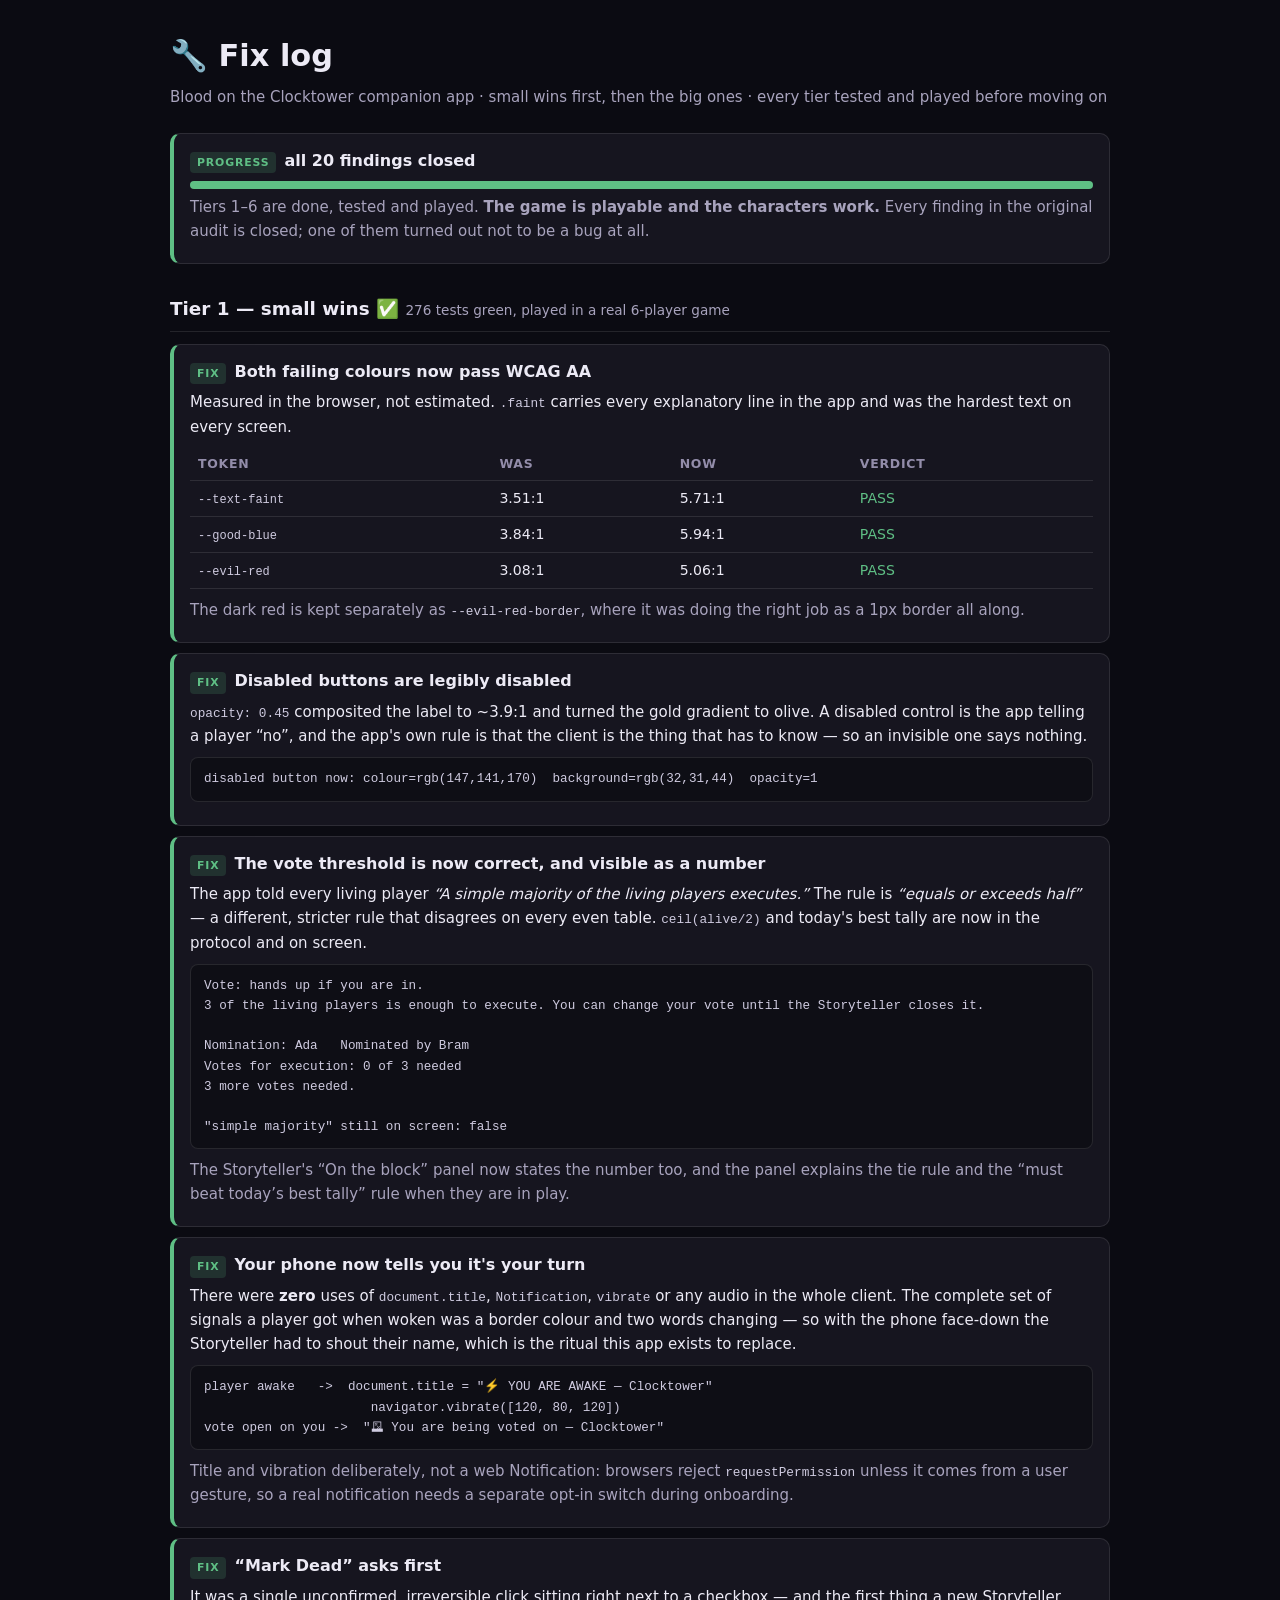
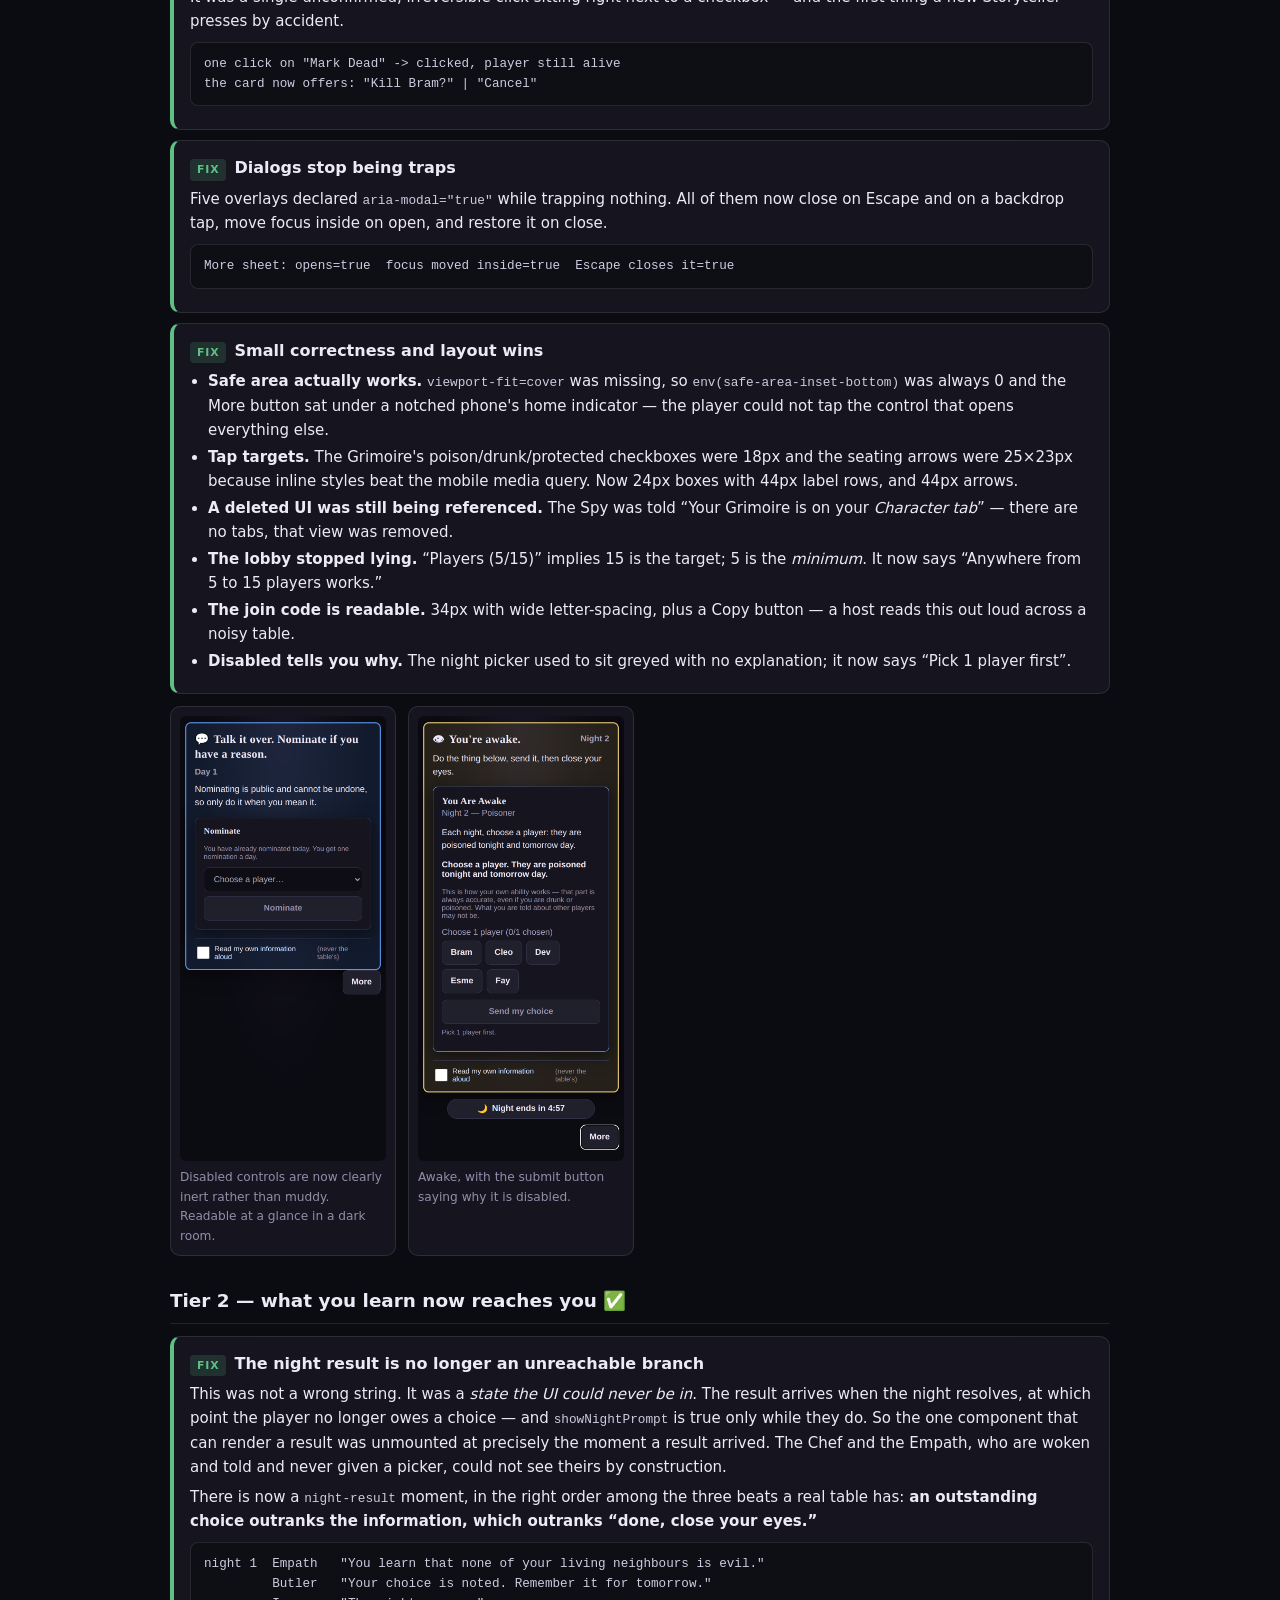
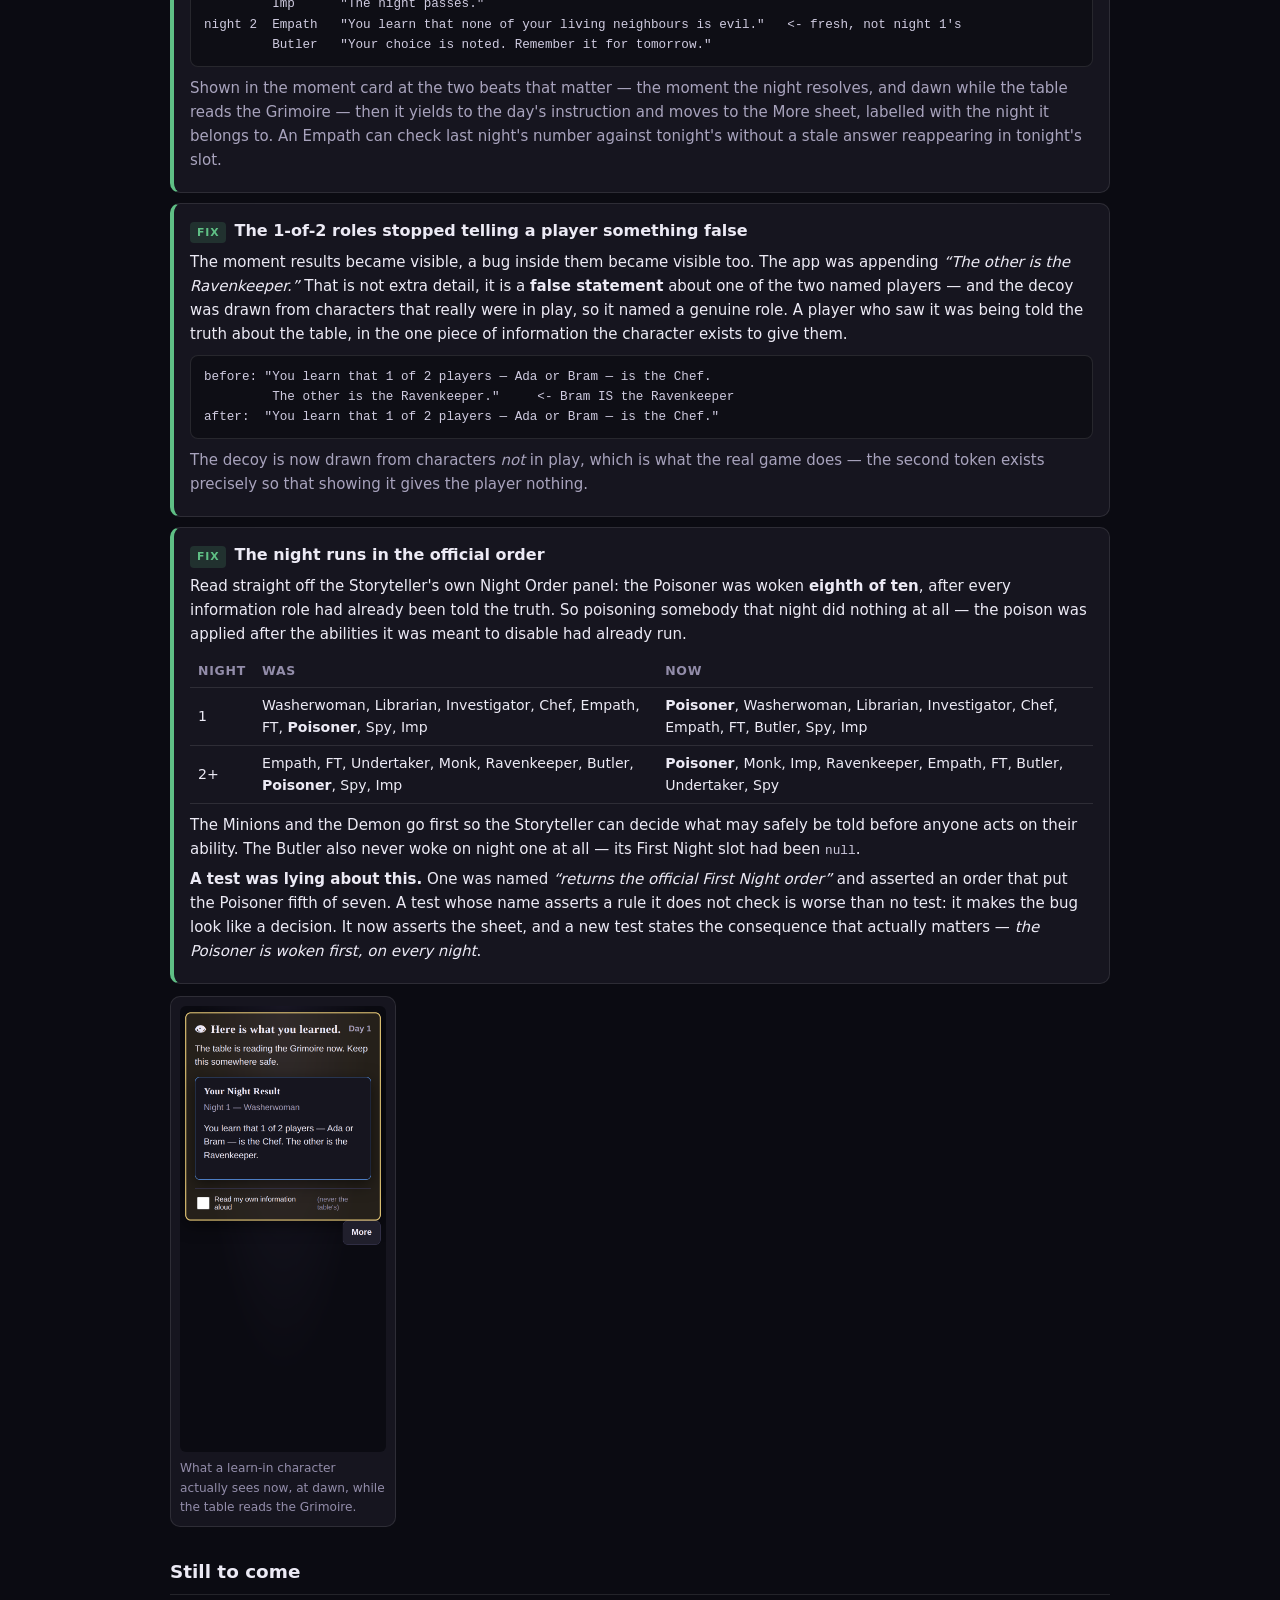
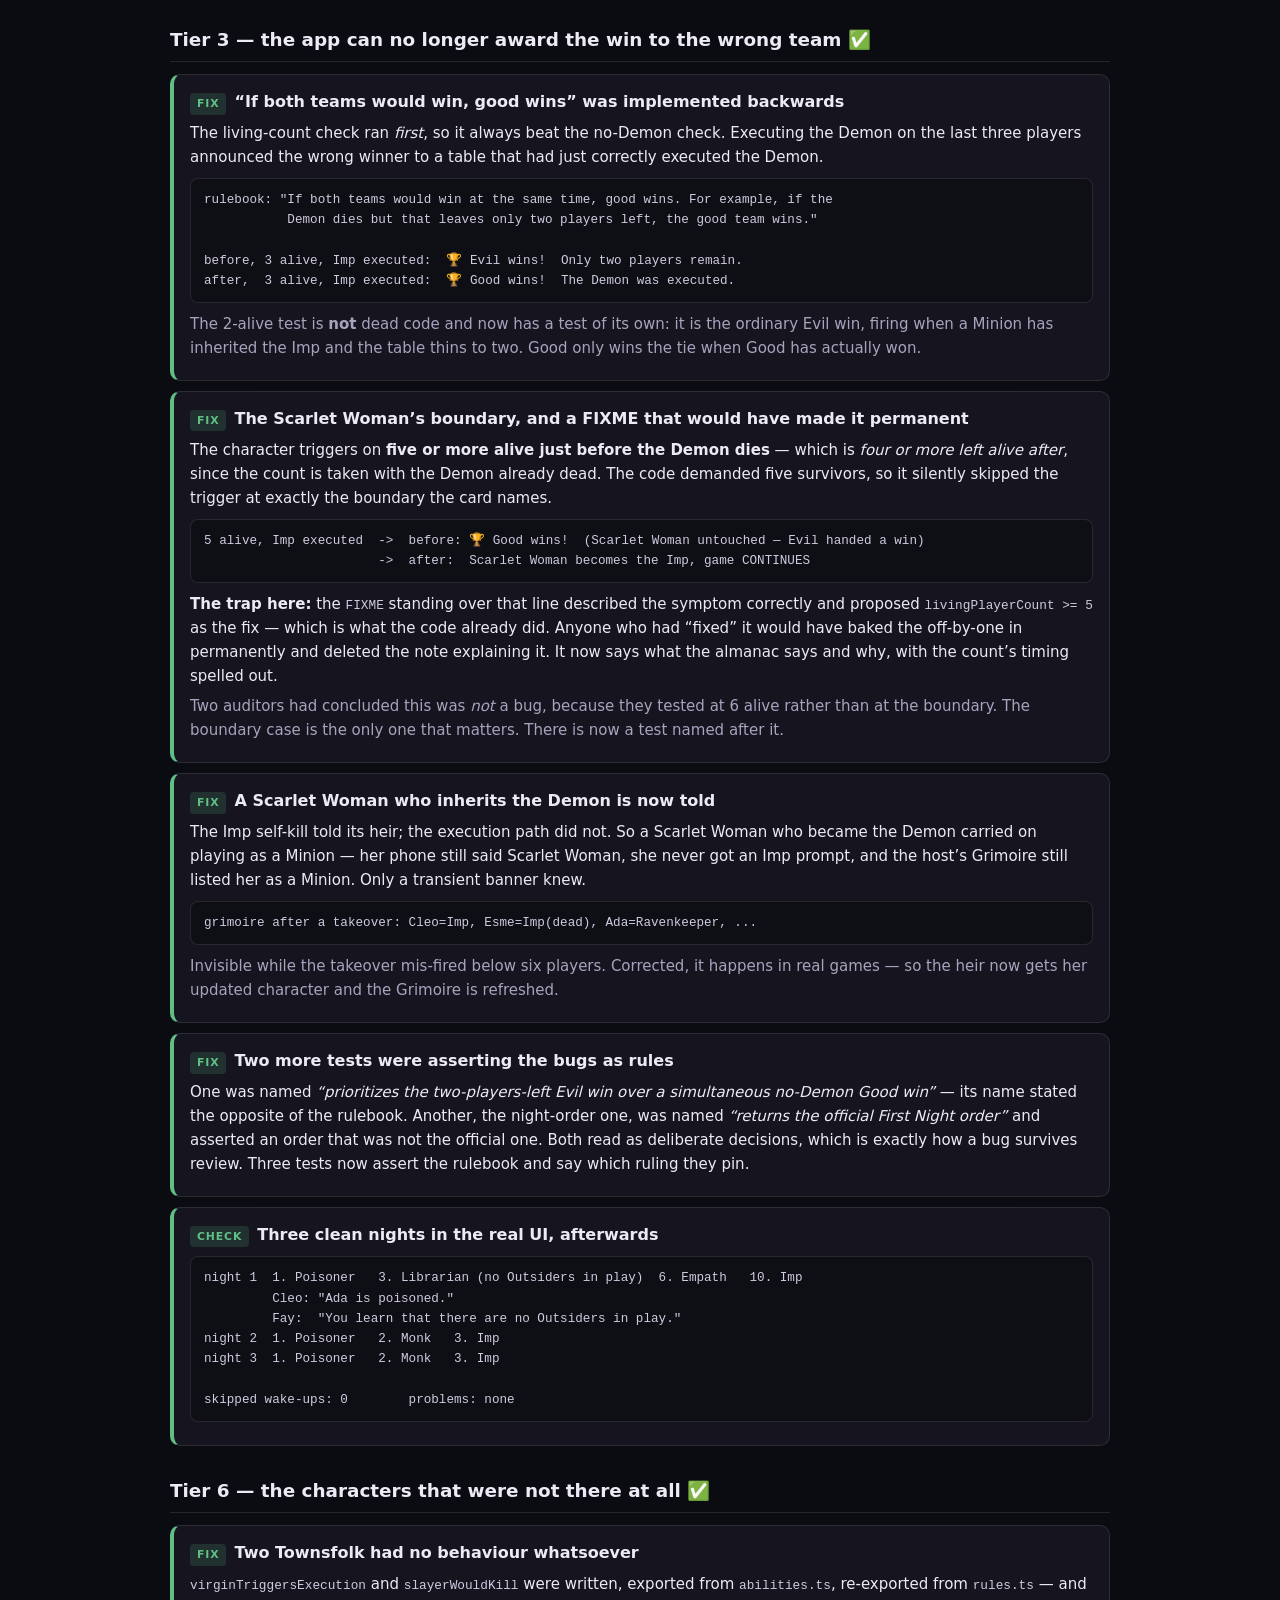
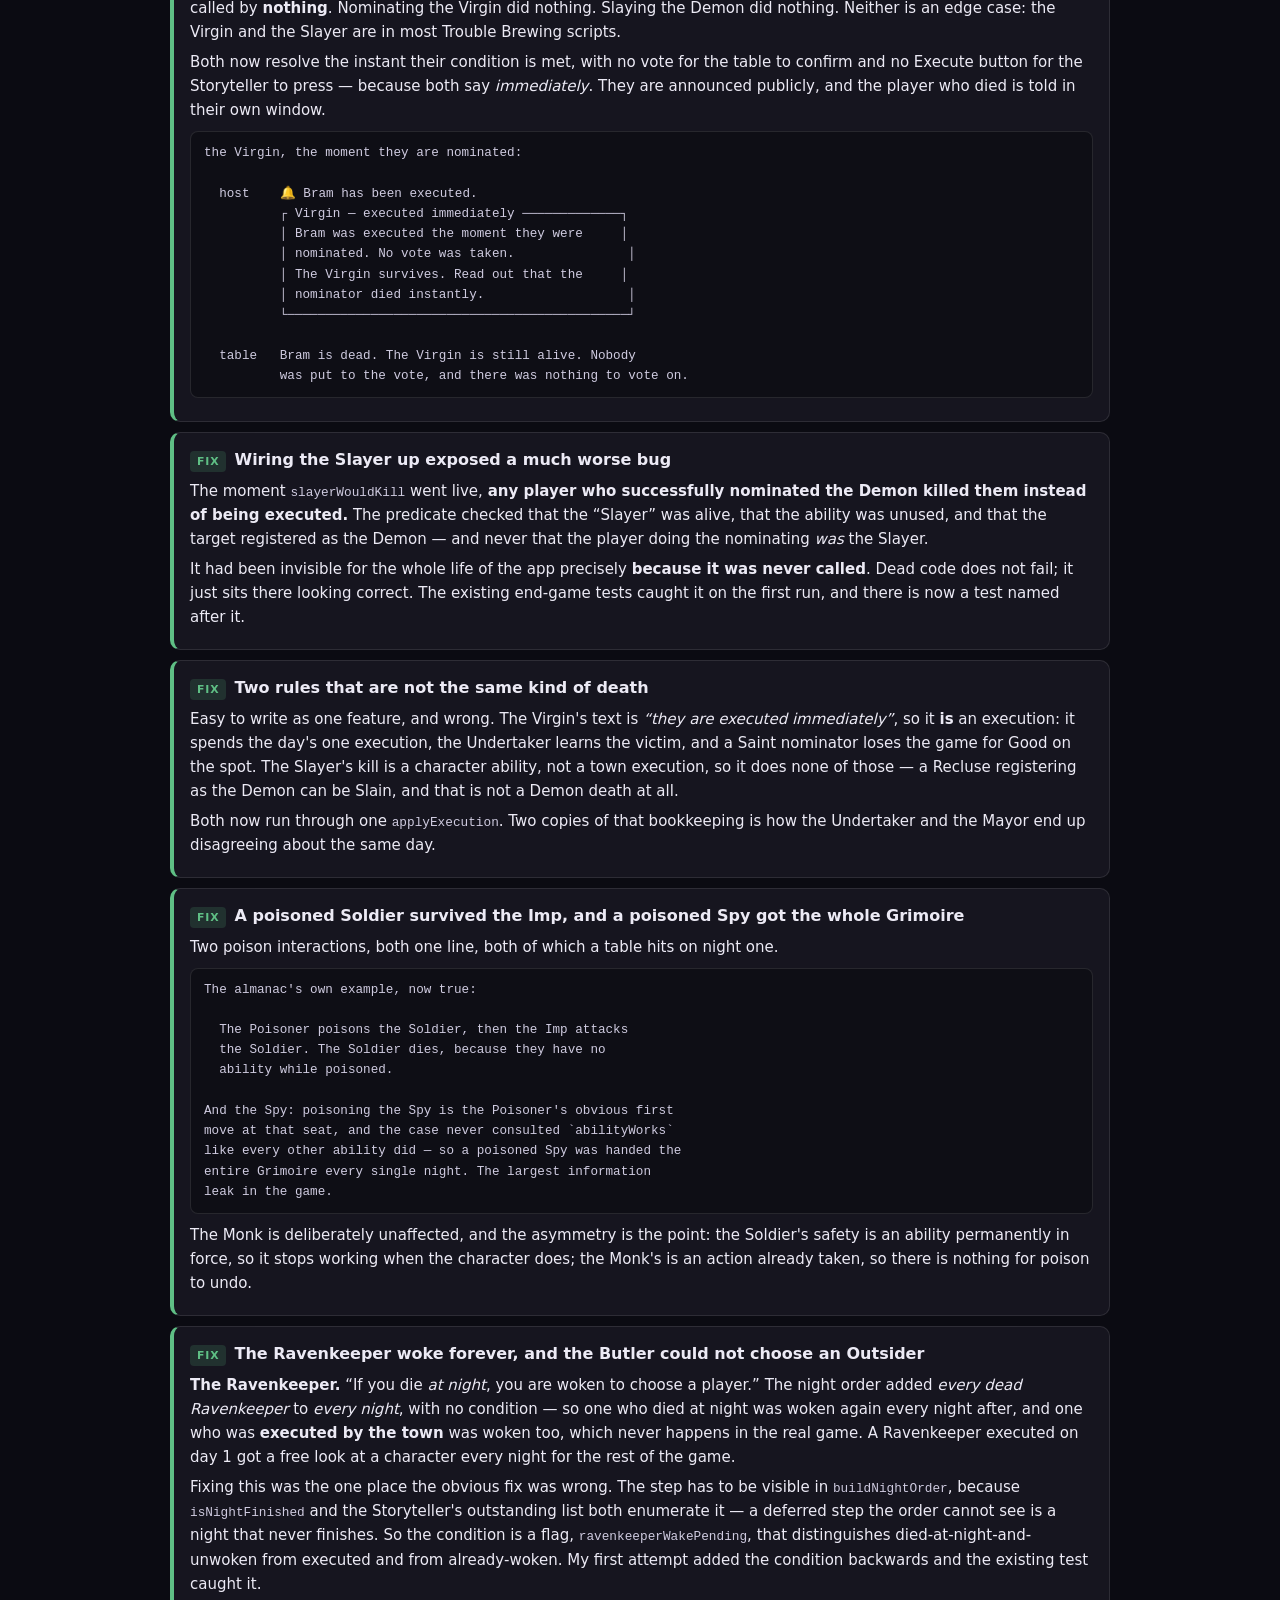
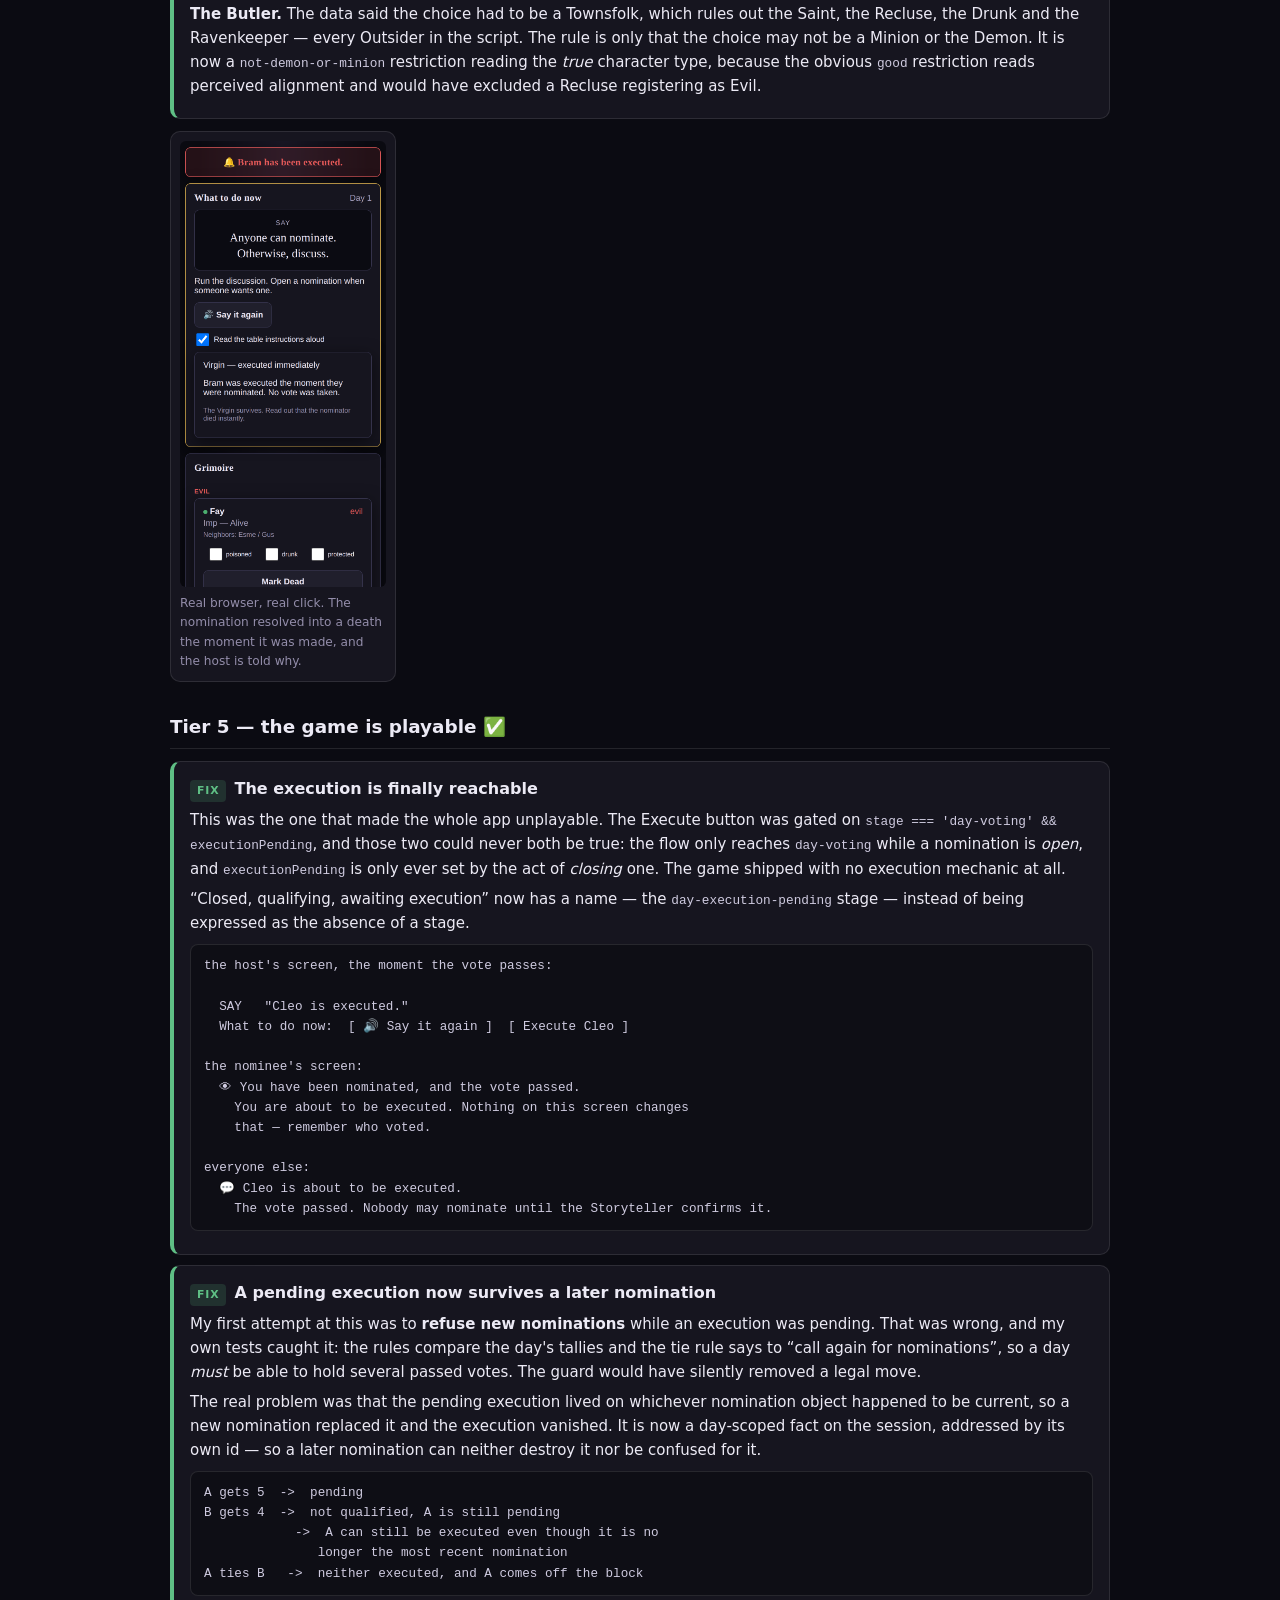
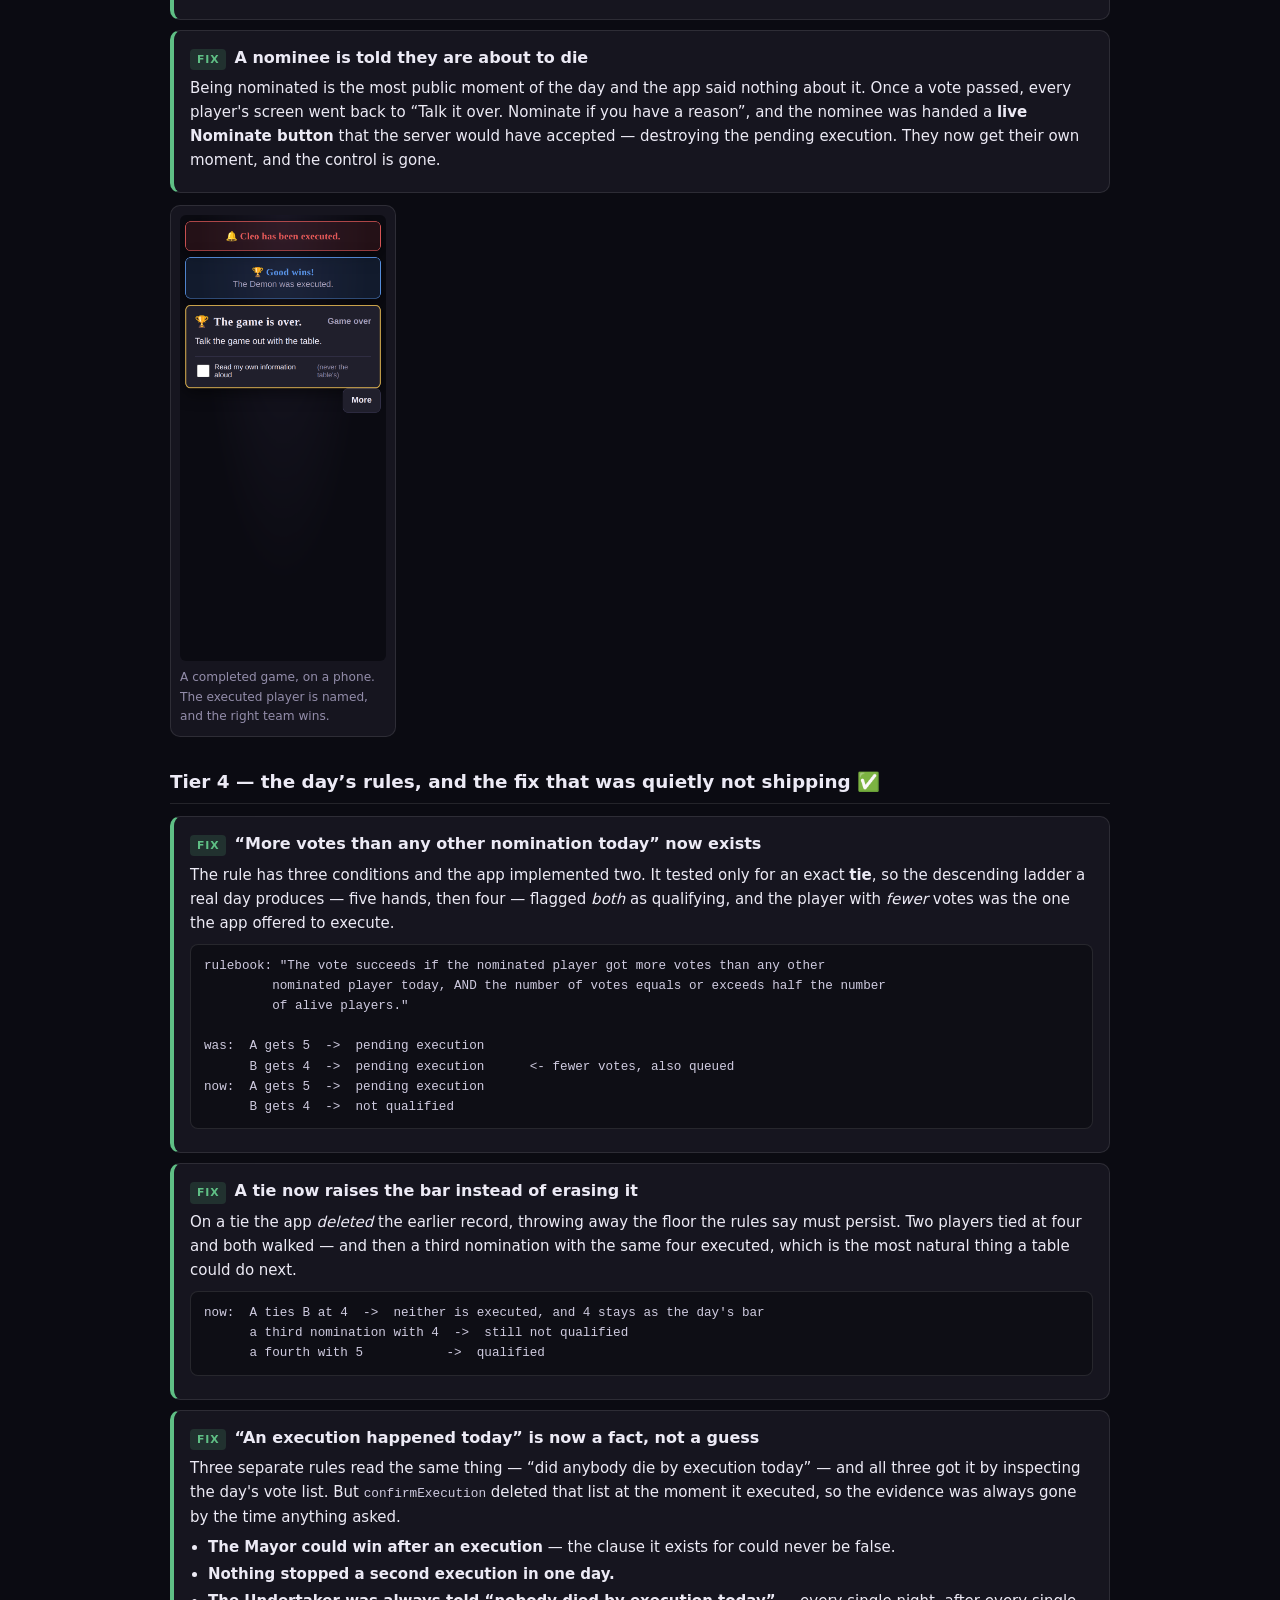
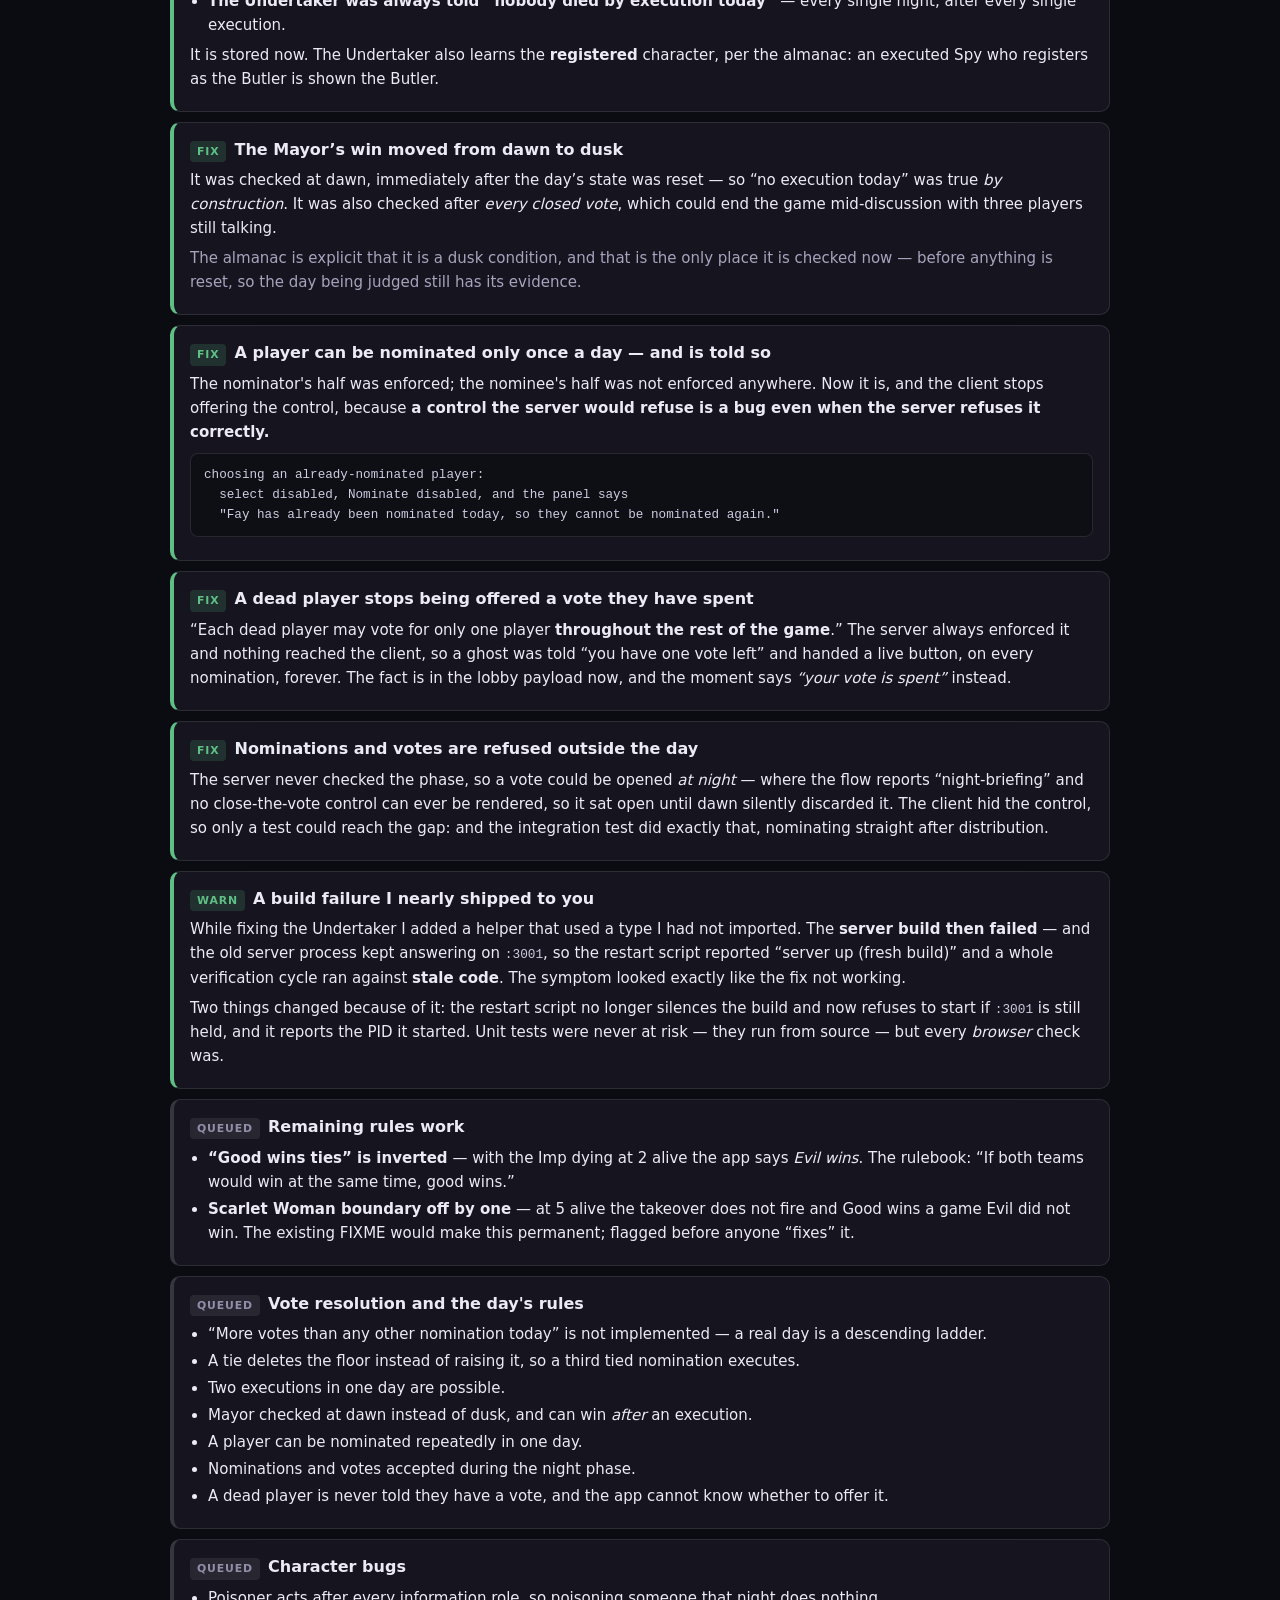
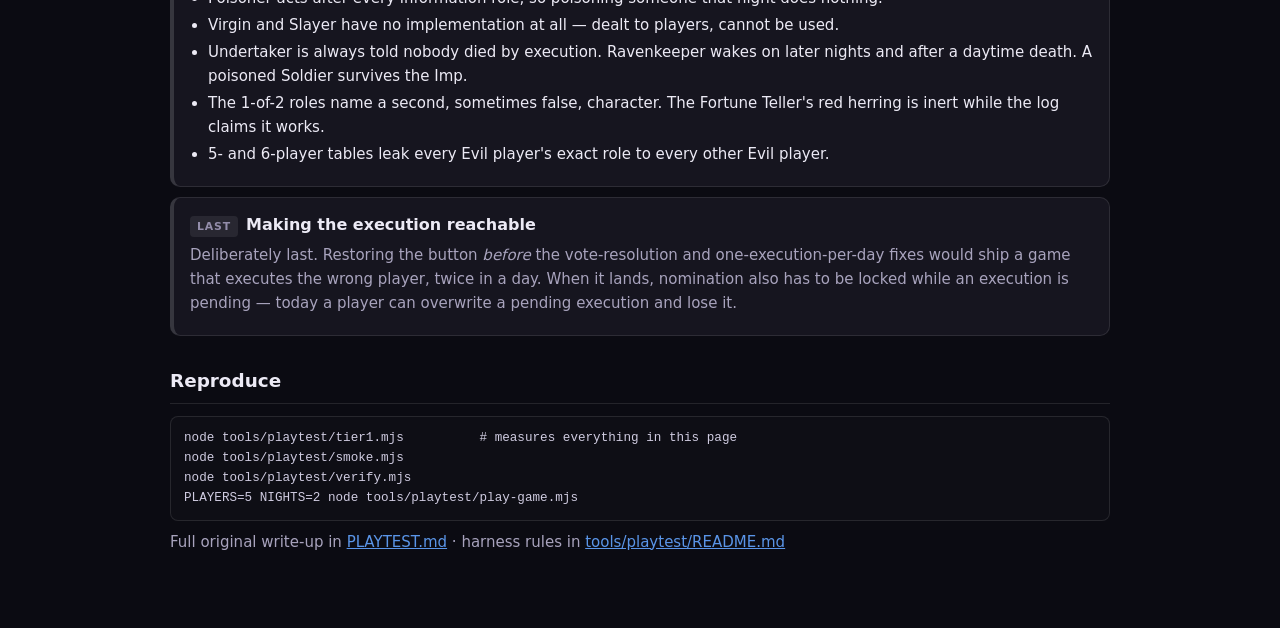
<file: tools/playtest/summary.html>
<!doctype html>
<html lang="en">
<head>
<meta charset="utf-8">
<meta name="viewport" content="width=device-width, initial-scale=1">
<title>Fix log — Blood on the Clocktower</title>
<style>
  :root { --bg:#0b0b12; --panel:#16151f; --raised:#201f2c; --line:rgba(255,255,255,.1);
          --text:#eceaf5; --muted:#a8a3bd; --faint:#938daa; --gold:#c9a24b; --red:#e35a5a;
          --blue:#5a95e8; --green:#5fbf85; }
  * { box-sizing:border-box; }
  body { margin:0; background:var(--bg); color:var(--text); font:15px/1.6 system-ui,-apple-system,Segoe UI,sans-serif; }
  .wrap { max-width:980px; margin:0 auto; padding:32px 20px 80px; }
  h1 { font-size:1.9rem; margin:0 0 4px; }
  .sub { color:var(--muted); margin:0 0 24px; }
  h2 { font-size:1.15rem; margin:30px 0 12px; padding-bottom:7px; border-bottom:1px solid var(--line); }
  .card { background:var(--panel); border:1px solid var(--line); border-radius:10px; padding:14px 16px; margin:10px 0; }
  .done { border-left:4px solid var(--green); }
  .wip  { border-left:4px solid var(--gold); }
  .todo { border-left:4px solid rgba(255,255,255,.14); }
  .card h3 { margin:0 0 6px; font-size:1rem; }
  .pill { display:inline-block; font-size:.68rem; font-weight:700; letter-spacing:.08em; text-transform:uppercase;
          padding:2px 7px; border-radius:4px; margin-right:8px; }
  .done .pill { background:rgba(95,191,133,.16); color:var(--green); }
  .wip  .pill { background:rgba(201,162,75,.16); color:var(--gold); }
  .todo .pill { background:rgba(255,255,255,.08); color:var(--faint); }
  p { margin:6px 0; }
  ul { margin:6px 0 6px 18px; padding:0; }
  li { margin:3px 0; }
  .m { color:var(--muted); }
  code { font-family:ui-monospace,SFMono-Regular,Menlo,monospace; font-size:.85em; color:#cfcbe0; }
  pre { background:#0e0e15; border:1px solid var(--line); border-radius:8px; padding:11px 13px; overflow-x:auto;
        color:#cfcbe0; font-size:.79rem; margin:9px 0; }
  .bar { height:8px; background:rgba(255,255,255,.08); border-radius:99px; overflow:hidden; margin:8px 0 3px; }
  .bar > i { display:block; height:100%; background:var(--green); }
  table { width:100%; border-collapse:collapse; margin:9px 0; font-size:.88rem; }
  th,td { text-align:left; padding:6px 8px; border-bottom:1px solid var(--line); }
  th { color:var(--faint); font-weight:600; font-size:.78rem; text-transform:uppercase; letter-spacing:.06em; }
  .pass { color:var(--green); }
  .shots { display:grid; grid-template-columns:repeat(auto-fill,minmax(220px,1fr)); gap:12px; margin:12px 0; }
  figure { margin:0; background:var(--panel); border:1px solid var(--line); border-radius:10px; padding:9px; }
  figure img { width:100%; border-radius:6px; display:block; }
  figcaption { font-size:.76rem; color:var(--faint); margin-top:7px; }
  a { color:var(--blue); }
</style>
</head>
<body>
<div class="wrap">
  <h1>🔧 Fix log</h1>
  <p class="sub">Blood on the Clocktower companion app · small wins first, then the big ones · every tier
     tested and played before moving on</p>

  <div class="card done">
    <h3><span class="pill">progress</span>all 20 findings closed</h3>
    <div class="bar"><i style="width:100%"></i></div>
    <p class="m">Tiers 1–6 are done, tested and played. <strong>The game is playable and the
      characters work.</strong> Every finding in the original audit is closed; one of them
      turned out not to be a bug at all.</p>
  </div>

  <h2>Tier 1 — small wins ✅ <span class="m" style="font-weight:400;font-size:.85rem">276 tests green, played in a real 6-player game</span></h2>

  <div class="card done">
    <h3><span class="pill">fix</span>Both failing colours now pass WCAG AA</h3>
    <p>Measured in the browser, not estimated. <code>.faint</code> carries every explanatory line in the app
      and was the hardest text on every screen.</p>
    <table>
      <tr><th>token</th><th>was</th><th>now</th><th>verdict</th></tr>
      <tr><td><code>--text-faint</code></td><td>3.51:1</td><td>5.71:1</td><td class="pass">PASS</td></tr>
      <tr><td><code>--good-blue</code></td><td>3.84:1</td><td>5.94:1</td><td class="pass">PASS</td></tr>
      <tr><td><code>--evil-red</code></td><td>3.08:1</td><td>5.06:1</td><td class="pass">PASS</td></tr>
    </table>
    <p class="m">The dark red is kept separately as <code>--evil-red-border</code>, where it was doing the right
      job as a 1px border all along.</p>
  </div>

  <div class="card done">
    <h3><span class="pill">fix</span>Disabled buttons are legibly disabled</h3>
    <p><code>opacity: 0.45</code> composited the label to ~3.9:1 and turned the gold gradient to olive.
      A disabled control is the app telling a player “no”, and the app's own rule is that the client is the
      thing that has to know — so an invisible one says nothing.</p>
    <pre>disabled button now: colour=rgb(147,141,170)  background=rgb(32,31,44)  opacity=1</pre>
  </div>

  <div class="card done">
    <h3><span class="pill">fix</span>The vote threshold is now correct, and visible as a number</h3>
    <p>The app told every living player <em>“A simple majority of the living players executes.”</em> The rule is
      <em>“equals or exceeds half”</em> — a different, stricter rule that disagrees on every even table.
      <code>ceil(alive/2)</code> and today's best tally are now in the protocol and on screen.</p>
    <pre>Vote: hands up if you are in.
3 of the living players is enough to execute. You can change your vote until the Storyteller closes it.

Nomination: Ada   Nominated by Bram
Votes for execution: 0 of 3 needed
3 more votes needed.

"simple majority" still on screen: false</pre>
    <p class="m">The Storyteller's “On the block” panel now states the number too, and the panel explains the
      tie rule and the “must beat today’s best tally” rule when they are in play.</p>
  </div>

  <div class="card done">
    <h3><span class="pill">fix</span>Your phone now tells you it's your turn</h3>
    <p>There were <strong>zero</strong> uses of <code>document.title</code>, <code>Notification</code>,
      <code>vibrate</code> or any audio in the whole client. The complete set of signals a player got when woken
      was a border colour and two words changing — so with the phone face-down the Storyteller had to shout
      their name, which is the ritual this app exists to replace.</p>
    <pre>player awake   ->  document.title = "⚡ YOU ARE AWAKE — Clocktower"
                      navigator.vibrate([120, 80, 120])
vote open on you ->  "🗳 You are being voted on — Clocktower"</pre>
    <p class="m">Title and vibration deliberately, not a web Notification: browsers reject
      <code>requestPermission</code> unless it comes from a user gesture, so a real notification needs a
      separate opt-in switch during onboarding.</p>
  </div>

  <div class="card done">
    <h3><span class="pill">fix</span>“Mark Dead” asks first</h3>
    <p>It was a single unconfirmed, irreversible click sitting right next to a checkbox — and the first thing
      a new Storyteller presses by accident.</p>
    <pre>one click on "Mark Dead" -> clicked, player still alive
the card now offers: "Kill Bram?" | "Cancel"</pre>
  </div>

  <div class="card done">
    <h3><span class="pill">fix</span>Dialogs stop being traps</h3>
    <p>Five overlays declared <code>aria-modal="true"</code> while trapping nothing. All of them now close on
      Escape and on a backdrop tap, move focus inside on open, and restore it on close.</p>
    <pre>More sheet: opens=true  focus moved inside=true  Escape closes it=true</pre>
  </div>

  <div class="card done">
    <h3><span class="pill">fix</span>Small correctness and layout wins</h3>
    <ul>
      <li><strong>Safe area actually works.</strong> <code>viewport-fit=cover</code> was missing, so
        <code>env(safe-area-inset-bottom)</code> was always 0 and the More button sat under a notched phone's
        home indicator — the player could not tap the control that opens everything else.</li>
      <li><strong>Tap targets.</strong> The Grimoire's poison/drunk/protected checkboxes were 18px and the
        seating arrows were 25×23px because inline styles beat the mobile media query. Now 24px boxes with
        44px label rows, and 44px arrows.</li>
      <li><strong>A deleted UI was still being referenced.</strong> The Spy was told
        “Your Grimoire is on your <em>Character tab</em>” — there are no tabs, that view was removed.</li>
      <li><strong>The lobby stopped lying.</strong> “Players (5/15)” implies 15 is the target; 5 is the
        <em>minimum</em>. It now says “Anywhere from 5 to 15 players works.”</li>
      <li><strong>The join code is readable.</strong> 34px with wide letter-spacing, plus a Copy button — a
        host reads this out loud across a noisy table.</li>
      <li><strong>Disabled tells you why.</strong> The night picker used to sit greyed with no explanation; it
        now says “Pick 1 player first”.</li>
    </ul>
  </div>

  <div class="shots">
    <figure><img src="report-shots/tier1-vote-with-threshold-Bram.png" alt="Player screen with the new disabled styling">
      <figcaption>Disabled controls are now clearly inert rather than muddy. Readable at a glance in a dark room.</figcaption></figure>
    <figure><img src="report-shots/tier1-awake-disabled-submit-Ada.png" alt="A player awake with the picker open">
      <figcaption>Awake, with the submit button saying why it is disabled.</figcaption></figure>
  </div>

  <h2>Tier 2 — what you learn now reaches you ✅</h2>
  <div class="card done">
    <h3><span class="pill">fix</span>The night result is no longer an unreachable branch</h3>
    <p>This was not a wrong string. It was a <em>state the UI could never be in</em>. The result arrives when
      the night resolves, at which point the player no longer owes a choice — and
      <code>showNightPrompt</code> is true only while they do. So the one component that can render a result
      was unmounted at precisely the moment a result arrived. The Chef and the Empath, who are woken and told
      and never given a picker, could not see theirs by construction.</p>
    <p>There is now a <code>night-result</code> moment, in the right order among the three beats a real table
      has: <strong>an outstanding choice outranks the information, which outranks “done, close your eyes.”</strong></p>
    <pre>night 1  Empath   "You learn that none of your living neighbours is evil."
         Butler   "Your choice is noted. Remember it for tomorrow."
         Imp      "The night passes."
night 2  Empath   "You learn that none of your living neighbours is evil."   <- fresh, not night 1's
         Butler   "Your choice is noted. Remember it for tomorrow."</pre>
    <p class="m">Shown in the moment card at the two beats that matter — the moment the night resolves, and
      dawn while the table reads the Grimoire — then it yields to the day's instruction and moves to the
      More sheet, labelled with the night it belongs to. An Empath can check last night's number against
      tonight's without a stale answer reappearing in tonight's slot.</p>
  </div>
  <div class="card done">
    <h3><span class="pill">fix</span>The 1-of-2 roles stopped telling a player something false</h3>
    <p>The moment results became visible, a bug inside them became visible too. The app was appending
      <em>“The other is the Ravenkeeper.”</em> That is not extra detail, it is a <strong>false statement</strong>
      about one of the two named players — and the decoy was drawn from characters that really were in play,
      so it named a genuine role. A player who saw it was being told the truth about the table, in the one
      piece of information the character exists to give them.</p>
    <pre>before: "You learn that 1 of 2 players — Ada or Bram — is the Chef.
         The other is the Ravenkeeper."     <- Bram IS the Ravenkeeper
after:  "You learn that 1 of 2 players — Ada or Bram — is the Chef."</pre>
    <p class="m">The decoy is now drawn from characters <em>not</em> in play, which is what the real game does
      — the second token exists precisely so that showing it gives the player nothing.</p>
  </div>
  <div class="card done">
    <h3><span class="pill">fix</span>The night runs in the official order</h3>
    <p>Read straight off the Storyteller's own Night Order panel: the Poisoner was woken <strong>eighth of ten</strong>,
      after every information role had already been told the truth. So poisoning somebody that night did
      nothing at all — the poison was applied after the abilities it was meant to disable had already run.</p>
    <table>
      <tr><th>Night</th><th>was</th><th>now</th></tr>
      <tr><td>1</td><td>Washerwoman, Librarian, Investigator, Chef, Empath, FT, <b>Poisoner</b>, Spy, Imp</td><td><b>Poisoner</b>, Washerwoman, Librarian, Investigator, Chef, Empath, FT, Butler, Spy, Imp</td></tr>
      <tr><td>2+</td><td>Empath, FT, Undertaker, Monk, Ravenkeeper, Butler, <b>Poisoner</b>, Spy, Imp</td><td><b>Poisoner</b>, Monk, Imp, Ravenkeeper, Empath, FT, Butler, Undertaker, Spy</td></tr>
    </table>
    <p>The Minions and the Demon go first so the Storyteller can decide what may safely be told before
      anyone acts on their ability. The Butler also never woke on night one at all — its First Night slot
      had been <code>null</code>.</p>
    <p><strong>A test was lying about this.</strong> One was named
      <em>“returns the official First Night order”</em> and asserted an order that put the Poisoner fifth of
      seven. A test whose name asserts a rule it does not check is worse than no test: it makes the bug look
      like a decision. It now asserts the sheet, and a new test states the consequence that actually matters
      — <em>the Poisoner is woken first, on every night</em>.</p>
  </div>
  <div class="shots">
    <figure><img src="report-shots/v-learn-try1-result-at-dawn-before-the-day-starts-Cleo.png" alt="A player seeing their night result at dawn">
      <figcaption>What a learn-in character actually sees now, at dawn, while the table reads the Grimoire.</figcaption></figure>
  </div>

  <h2>Still to come</h2>
  <h2>Tier 3 — the app can no longer award the win to the wrong team ✅</h2>
  <div class="card done">
    <h3><span class="pill">fix</span>“If both teams would win, good wins” was implemented backwards</h3>
    <p>The living-count check ran <em>first</em>, so it always beat the no-Demon check. Executing the
      Demon on the last three players announced the wrong winner to a table that had just correctly
      executed the Demon.</p>
    <pre>rulebook: "If both teams would win at the same time, good wins. For example, if the
           Demon dies but that leaves only two players left, the good team wins."

before, 3 alive, Imp executed:  🏆 Evil wins!  Only two players remain.
after,  3 alive, Imp executed:  🏆 Good wins!  The Demon was executed.</pre>
    <p class="m">The 2-alive test is <strong>not</strong> dead code and now has a test of its own: it is the
      ordinary Evil win, firing when a Minion has inherited the Imp and the table thins to two. Good only
      wins the tie when Good has actually won.</p>
  </div>
  <div class="card done">
    <h3><span class="pill">fix</span>The Scarlet Woman’s boundary, and a FIXME that would have made it permanent</h3>
    <p>The character triggers on <strong>five or more alive just before the Demon dies</strong> — which is
      <em>four or more left alive after</em>, since the count is taken with the Demon already dead. The code
      demanded five survivors, so it silently skipped the trigger at exactly the boundary the card names.</p>
    <pre>5 alive, Imp executed  ->  before: 🏆 Good wins!  (Scarlet Woman untouched — Evil handed a win)
                       ->  after:  Scarlet Woman becomes the Imp, game CONTINUES</pre>
    <p><strong>The trap here:</strong> the <code>FIXME</code> standing over that line described the symptom
      correctly and proposed <code>livingPlayerCount &gt;= 5</code> as the fix — which is what the code
      already did. Anyone who had “fixed” it would have baked the off-by-one in permanently and deleted the
      note explaining it. It now says what the almanac says and why, with the count’s timing spelled out.</p>
    <p class="m">Two auditors had concluded this was <em>not</em> a bug, because they tested at 6 alive rather
      than at the boundary. The boundary case is the only one that matters. There is now a test named after
      it.</p>
  </div>
  <div class="card done">
    <h3><span class="pill">fix</span>A Scarlet Woman who inherits the Demon is now told</h3>
    <p>The Imp self-kill told its heir; the execution path did not. So a Scarlet Woman who became the Demon
      carried on playing as a Minion — her phone still said Scarlet Woman, she never got an Imp prompt, and
      the host’s Grimoire still listed her as a Minion. Only a transient banner knew.</p>
    <pre>grimoire after a takeover: Cleo=Imp, Esme=Imp(dead), Ada=Ravenkeeper, ...</pre>
    <p class="m">Invisible while the takeover mis-fired below six players. Corrected, it happens in real
      games — so the heir now gets her updated character and the Grimoire is refreshed.</p>
  </div>
  <div class="card done">
    <h3><span class="pill">fix</span>Two more tests were asserting the bugs as rules</h3>
    <p>One was named <em>“prioritizes the two-players-left Evil win over a simultaneous no-Demon Good
      win”</em> — its name stated the opposite of the rulebook. Another, the night-order one, was named
      <em>“returns the official First Night order”</em> and asserted an order that was not the official one.
      Both read as deliberate decisions, which is exactly how a bug survives review. Three tests now assert
      the rulebook and say which ruling they pin.</p>
  </div>
  <div class="card done">
    <h3><span class="pill">check</span>Three clean nights in the real UI, afterwards</h3>
    <pre>night 1  1. Poisoner   3. Librarian (no Outsiders in play)  6. Empath   10. Imp
         Cleo: "Ada is poisoned."
         Fay:  "You learn that there are no Outsiders in play."
night 2  1. Poisoner   2. Monk   3. Imp
night 3  1. Poisoner   2. Monk   3. Imp

skipped wake-ups: 0        problems: none</pre>
  </div>
  <h2>Tier 6 — the characters that were not there at all ✅</h2>
  <div class="card done">
    <h3><span class="pill">fix</span>Two Townsfolk had no behaviour whatsoever</h3>
    <p><code>virginTriggersExecution</code> and <code>slayerWouldKill</code> were written, exported
      from <code>abilities.ts</code>, re-exported from <code>rules.ts</code> — and called by
      <strong>nothing</strong>. Nominating the Virgin did nothing. Slaying the Demon did nothing.
      Neither is an edge case: the Virgin and the Slayer are in most Trouble Brewing scripts.</p>
    <p>Both now resolve the instant their condition is met, with no vote for the table to confirm
      and no Execute button for the Storyteller to press — because both say <em>immediately</em>.
      They are announced publicly, and the player who died is told in their own window.</p>
    <pre>the Virgin, the moment they are nominated:

  host    🔔 Bram has been executed.
          ┌ Virgin — executed immediately ─────────────┐
          │ Bram was executed the moment they were     │
          │ nominated. No vote was taken.               │
          │ The Virgin survives. Read out that the     │
          │ nominator died instantly.                   │
          └─────────────────────────────────────────────┘

  table   Bram is dead. The Virgin is still alive. Nobody
          was put to the vote, and there was nothing to vote on.</pre>
  </div>
  <div class="card done">
    <h3><span class="pill">fix</span>Wiring the Slayer up exposed a much worse bug</h3>
    <p>The moment <code>slayerWouldKill</code> went live, <strong>any player who successfully
      nominated the Demon killed them instead of being executed.</strong> The predicate checked that
      the “Slayer” was alive, that the ability was unused, and that the target registered as the
      Demon — and never that the player doing the nominating <em>was</em> the Slayer.</p>
    <p>It had been invisible for the whole life of the app precisely <strong>because it was never
      called</strong>. Dead code does not fail; it just sits there looking correct. The existing
      end-game tests caught it on the first run, and there is now a test named after it.</p>
  </div>
  <div class="card done">
    <h3><span class="pill">fix</span>Two rules that are not the same kind of death</h3>
    <p>Easy to write as one feature, and wrong. The Virgin's text is <em>“they are executed
      immediately”</em>, so it <strong>is</strong> an execution: it spends the day's one execution,
      the Undertaker learns the victim, and a Saint nominator loses the game for Good on the spot.
      The Slayer's kill is a character ability, not a town execution, so it does none of those — a
      Recluse registering as the Demon can be Slain, and that is not a Demon death at all.</p>
    <p>Both now run through one <code>applyExecution</code>. Two copies of that bookkeeping is how
      the Undertaker and the Mayor end up disagreeing about the same day.</p>
  </div>
  <div class="card done">
    <h3><span class="pill">fix</span>A poisoned Soldier survived the Imp, and a poisoned Spy got the whole Grimoire</h3>
    <p>Two poison interactions, both one line, both of which a table hits on night one.</p>
    <pre>The almanac's own example, now true:

  The Poisoner poisons the Soldier, then the Imp attacks
  the Soldier. The Soldier dies, because they have no
  ability while poisoned.

And the Spy: poisoning the Spy is the Poisoner's obvious first
move at that seat, and the case never consulted `abilityWorks`
like every other ability did — so a poisoned Spy was handed the
entire Grimoire every single night. The largest information
leak in the game.</pre>
    <p>The Monk is deliberately unaffected, and the asymmetry is the point: the Soldier's safety is
      an ability permanently in force, so it stops working when the character does; the Monk's is an
      action already taken, so there is nothing for poison to undo.</p>
  </div>
  <div class="card done">
    <h3><span class="pill">fix</span>The Ravenkeeper woke forever, and the Butler could not choose an Outsider</h3>
    <p><strong>The Ravenkeeper.</strong> “If you die <em>at night</em>, you are woken to choose a
      player.” The night order added <em>every dead Ravenkeeper</em> to <em>every night</em>, with no
      condition — so one who died at night was woken again every night after, and one who was
      <strong>executed by the town</strong> was woken too, which never happens in the real game. A
      Ravenkeeper executed on day 1 got a free look at a character every night for the rest of the
      game.</p>
    <p>Fixing this was the one place the obvious fix was wrong. The step has to be visible in
      <code>buildNightOrder</code>, because <code>isNightFinished</code> and the Storyteller's
      outstanding list both enumerate it — a deferred step the order cannot see is a night that never
      finishes. So the condition is a flag, <code>ravenkeeperWakePending</code>, that distinguishes
      died-at-night-and-unwoken from executed and from already-woken. My first attempt added the
      condition backwards and the existing test caught it.</p>
    <p><strong>The Butler.</strong> The data said the choice had to be a Townsfolk, which rules out
      the Saint, the Recluse, the Drunk and the Ravenkeeper — every Outsider in the script. The rule
      is only that the choice may not be a Minion or the Demon. It is now a
      <code>not-demon-or-minion</code> restriction reading the <em>true</em> character type, because
      the obvious <code>good</code> restriction reads perceived alignment and would have excluded a
      Recluse registering as Evil.</p>
  </div>
  <div class="shots">
    <figure><img src="report-shots/virgin-tier6-virgin-Esme-ST.png" alt="The Storyteller's screen: Bram has been executed by the Virgin">
      <figcaption>Real browser, real click. The nomination resolved into a death the moment it was made, and the host is told why.</figcaption></figure>
  </div>
  <h2>Tier 5 — the game is playable ✅</h2>
  <div class="card done">
    <h3><span class="pill">fix</span>The execution is finally reachable</h3>
    <p>This was the one that made the whole app unplayable. The Execute button was gated on
      <code>stage === 'day-voting' && executionPending</code>, and those two could never both be
      true: the flow only reaches <code>day-voting</code> while a nomination is <em>open</em>, and
      <code>executionPending</code> is only ever set by the act of <em>closing</em> one. The game
      shipped with no execution mechanic at all.</p>
    <p>“Closed, qualifying, awaiting execution” now has a name — the
      <code>day-execution-pending</code> stage — instead of being expressed as the absence of a stage.</p>
    <pre>the host's screen, the moment the vote passes:

  SAY   "Cleo is executed."
  What to do now:  [ 🔊 Say it again ]  [ Execute Cleo ]

the nominee's screen:
  👁 You have been nominated, and the vote passed.
    You are about to be executed. Nothing on this screen changes
    that — remember who voted.

everyone else:
  💬 Cleo is about to be executed.
    The vote passed. Nobody may nominate until the Storyteller confirms it.</pre>
  </div>
  <div class="card done">
    <h3><span class="pill">fix</span>A pending execution now survives a later nomination</h3>
    <p>My first attempt at this was to <strong>refuse new nominations</strong> while an execution was
      pending. That was wrong, and my own tests caught it: the rules compare the day's tallies and
      the tie rule says to “call again for nominations”, so a day <em>must</em> be able to hold
      several passed votes. The guard would have silently removed a legal move.</p>
    <p>The real problem was that the pending execution lived on whichever nomination object
      happened to be current, so a new nomination replaced it and the execution vanished. It is
      now a day-scoped fact on the session, addressed by its own id — so a later nomination can
      neither destroy it nor be confused for it.</p>
    <pre>A gets 5  ->  pending
B gets 4  ->  not qualified, A is still pending
            ->  A can still be executed even though it is no
               longer the most recent nomination
A ties B   ->  neither executed, and A comes off the block</pre>
  </div>
  <div class="card done">
    <h3><span class="pill">fix</span>A nominee is told they are about to die</h3>
    <p>Being nominated is the most public moment of the day and the app said nothing about it. Once
      a vote passed, every player's screen went back to “Talk it over. Nominate if you have a
      reason”, and the nominee was handed a <strong>live Nominate button</strong> that the server would
      have accepted — destroying the pending execution. They now get their own moment, and the
      control is gone.</p>
  </div>
  <div class="shots">
    <figure><img src="report-shots/tier5b-n1-day-executed-Ada.png" alt="A player's screen: execution banner and Good wins">
      <figcaption>A completed game, on a phone. The executed player is named, and the right team wins.</figcaption></figure>
  </div>
  <h2>Tier 4 — the day’s rules, and the fix that was quietly not shipping ✅</h2>
  <div class="card done">
    <h3><span class="pill">fix</span>“More votes than any other nomination today” now exists</h3>
    <p>The rule has three conditions and the app implemented two. It tested only for an exact
      <strong>tie</strong>, so the descending ladder a real day produces — five hands, then
      four — flagged <em>both</em> as qualifying, and the player with <em>fewer</em> votes was
      the one the app offered to execute.</p>
    <pre>rulebook: "The vote succeeds if the nominated player got more votes than any other
         nominated player today, AND the number of votes equals or exceeds half the number
         of alive players."

was:  A gets 5  ->  pending execution
      B gets 4  ->  pending execution      <- fewer votes, also queued
now:  A gets 5  ->  pending execution
      B gets 4  ->  not qualified</pre>
  </div>
  <div class="card done">
    <h3><span class="pill">fix</span>A tie now raises the bar instead of erasing it</h3>
    <p>On a tie the app <em>deleted</em> the earlier record, throwing away the floor the rules say
      must persist. Two players tied at four and both walked — and then a third nomination with
      the same four executed, which is the most natural thing a table could do next.</p>
    <pre>now:  A ties B at 4  ->  neither is executed, and 4 stays as the day's bar
      a third nomination with 4  ->  still not qualified
      a fourth with 5           ->  qualified</pre>
  </div>
  <div class="card done">
    <h3><span class="pill">fix</span>“An execution happened today” is now a fact, not a guess</h3>
    <p>Three separate rules read the same thing — “did anybody die by execution today” — and all
      three got it by inspecting the day's vote list. But <code>confirmExecution</code> deleted
      that list at the moment it executed, so the evidence was always gone by the time anything
      asked.</p>
    <ul>
      <li><strong>The Mayor could win after an execution</strong> — the clause it exists for could never be false.</li>
      <li><strong>Nothing stopped a second execution in one day.</strong></li>
      <li><strong>The Undertaker was always told “nobody died by execution today”</strong> — every single night, after every single execution.</li>
    </ul>
    <p>It is stored now. The Undertaker also learns the <strong>registered</strong> character, per
      the almanac: an executed Spy who registers as the Butler is shown the Butler.</p>
  </div>
  <div class="card done">
    <h3><span class="pill">fix</span>The Mayor’s win moved from dawn to dusk</h3>
    <p>It was checked at dawn, immediately after the day’s state was reset — so “no execution
      today” was true <em>by construction</em>. It was also checked after <em>every closed vote</em>,
      which could end the game mid-discussion with three players still talking.</p>
    <p class="m">The almanac is explicit that it is a dusk condition, and that is the only place it is
      checked now — before anything is reset, so the day being judged still has its evidence.</p>
  </div>
  <div class="card done">
    <h3><span class="pill">fix</span>A player can be nominated only once a day — and is told so</h3>
    <p>The nominator's half was enforced; the nominee's half was not enforced anywhere. Now it is,
      and the client stops offering the control, because <strong>a control the server would refuse is
      a bug even when the server refuses it correctly.</strong></p>
    <pre>choosing an already-nominated player:
  select disabled, Nominate disabled, and the panel says
  "Fay has already been nominated today, so they cannot be nominated again."</pre>
  </div>
  <div class="card done">
    <h3><span class="pill">fix</span>A dead player stops being offered a vote they have spent</h3>
    <p>“Each dead player may vote for only one player <strong>throughout the rest of the game</strong>.”
      The server always enforced it and nothing reached the client, so a ghost was told
      “you have one vote left” and handed a live button, on every nomination, forever. The fact is
      in the lobby payload now, and the moment says <em>“your vote is spent”</em> instead.</p>
  </div>
  <div class="card done">
    <h3><span class="pill">fix</span>Nominations and votes are refused outside the day</h3>
    <p>The server never checked the phase, so a vote could be opened <em>at night</em> — where the flow
      reports “night-briefing” and no close-the-vote control can ever be rendered, so it sat open
      until dawn silently discarded it. The client hid the control, so only a test could reach the
      gap: and the integration test did exactly that, nominating straight after distribution.</p>
  </div>
  <div class="card done">
    <h3><span class="pill">warn</span>A build failure I nearly shipped to you</h3>
    <p>While fixing the Undertaker I added a helper that used a type I had not imported. The
      <strong>server build then failed</strong> — and the old server process kept answering on
      <code>:3001</code>, so the restart script reported “server up (fresh build)” and a whole
      verification cycle ran against <strong>stale code</strong>. The symptom looked exactly like the
      fix not working.</p>
    <p>Two things changed because of it: the restart script no longer silences the build and now
      refuses to start if <code>:3001</code> is still held, and it reports the PID it started. Unit
      tests were never at risk — they run from source — but every <em>browser</em> check was.</p>
  </div>
  <div class="card todo">
    <h3><span class="pill">queued</span>Remaining rules work</h3>
    <ul>
      <li><strong>“Good wins ties” is inverted</strong> — with the Imp dying at 2 alive the app says
        <em>Evil wins</em>. The rulebook: “If both teams would win at the same time, good wins.”</li>
      <li><strong>Scarlet Woman boundary off by one</strong> — at 5 alive the takeover does not fire and Good
        wins a game Evil did not win. The existing FIXME would make this permanent; flagged before anyone
        “fixes” it.</li>
    </ul>
  </div>
  <div class="card todo">
    <h3><span class="pill">queued</span>Vote resolution and the day's rules</h3>
    <ul>
      <li>“More votes than any other nomination today” is not implemented — a real day is a descending ladder.</li>
      <li>A tie deletes the floor instead of raising it, so a third tied nomination executes.</li>
      <li>Two executions in one day are possible.</li>
      <li>Mayor checked at dawn instead of dusk, and can win <em>after</em> an execution.</li>
      <li>A player can be nominated repeatedly in one day.</li>
      <li>Nominations and votes accepted during the night phase.</li>
      <li>A dead player is never told they have a vote, and the app cannot know whether to offer it.</li>
    </ul>
  </div>
  <div class="card todo">
    <h3><span class="pill">queued</span>Character bugs</h3>
    <ul>
      <li>Poisoner acts after every information role, so poisoning someone that night does nothing.</li>
      <li>Virgin and Slayer have no implementation at all — dealt to players, cannot be used.</li>
      <li>Undertaker is always told nobody died by execution. Ravenkeeper wakes on later nights and after a
        daytime death. A poisoned Soldier survives the Imp.</li>
      <li>The 1-of-2 roles name a second, sometimes false, character. The Fortune Teller's red herring is
        inert while the log claims it works.</li>
      <li>5- and 6-player tables leak every Evil player's exact role to every other Evil player.</li>
    </ul>
  </div>
  <div class="card todo">
    <h3><span class="pill">last</span>Making the execution reachable</h3>
    <p class="m">Deliberately last. Restoring the button <em>before</em> the vote-resolution and
      one-execution-per-day fixes would ship a game that executes the wrong player, twice in a day. When it
      lands, nomination also has to be locked while an execution is pending — today a player can overwrite a
      pending execution and lose it.</p>
  </div>

  <h2>Reproduce</h2>
  <pre>node tools/playtest/tier1.mjs          # measures everything in this page
node tools/playtest/smoke.mjs
node tools/playtest/verify.mjs
PLAYERS=5 NIGHTS=2 node tools/playtest/play-game.mjs</pre>
  <p class="m">Full original write-up in <a href="../../PLAYTEST.md">PLAYTEST.md</a> ·
     harness rules in <a href="README.md">tools/playtest/README.md</a></p>
</div>
</body>
</html>
</file>
